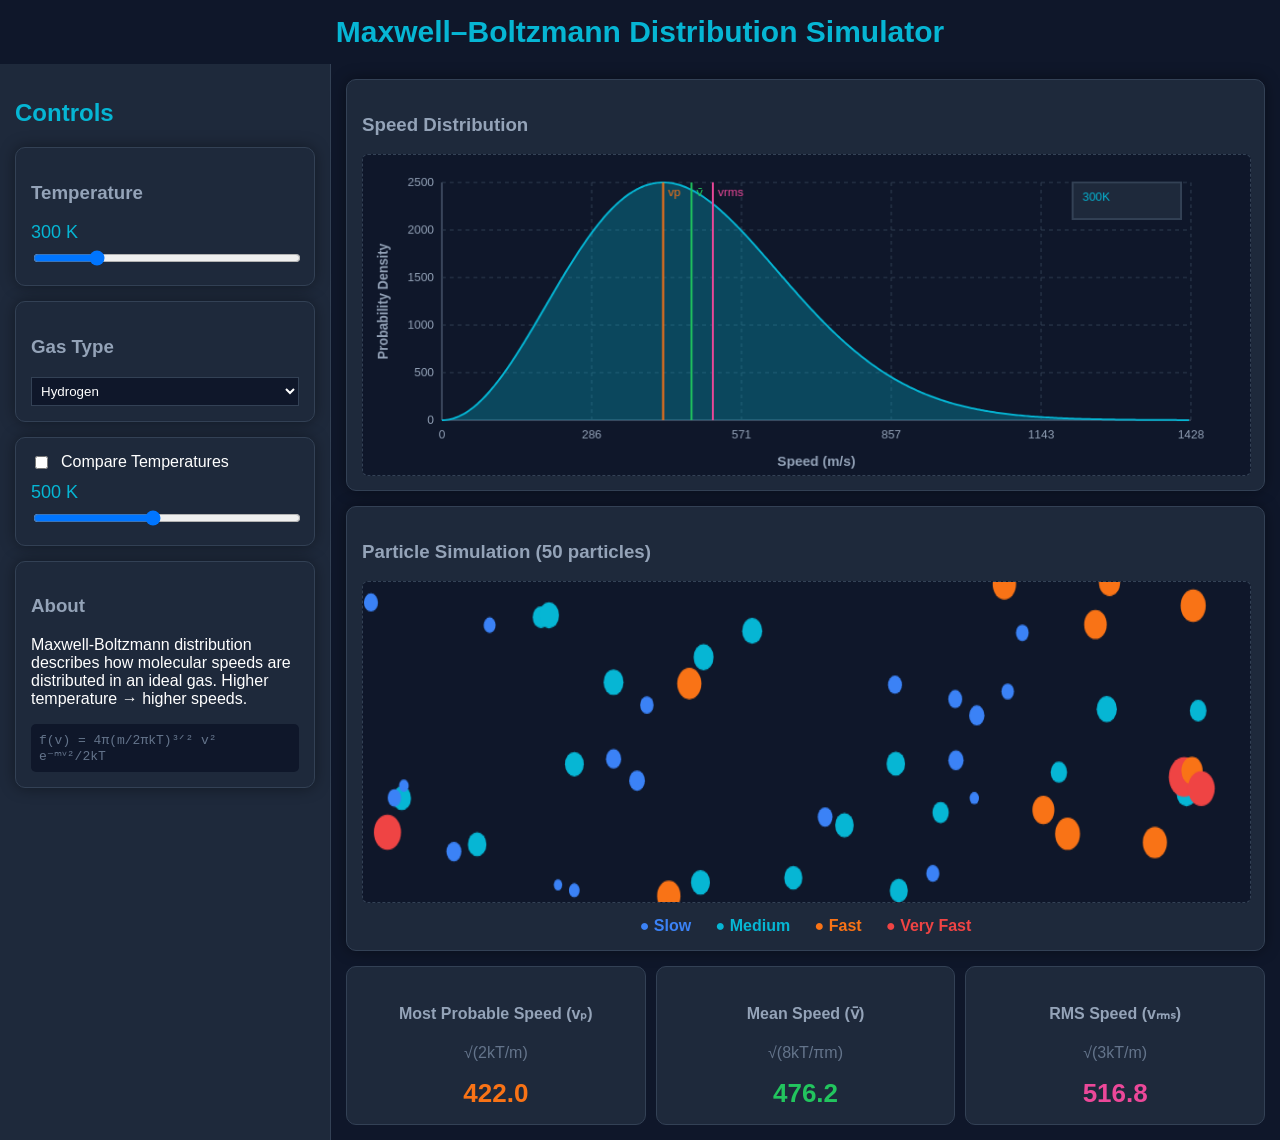
<file: index.html>
<!DOCTYPE html>
<html>
<head>
    <title>Maxwell-Boltzmann Simulator</title>
    <link rel="stylesheet" href="style.css">
</head>
<body>

<h1 class="main-title">Maxwell–Boltzmann Distribution Simulator</h1>

<div class="container">

    <!-- LEFT PANEL -->
    <div class="sidebar">

        <h2 class="section-title">Controls</h2>

        <!-- Temperature -->
        <div class="card">
            <h3>Temperature</h3>
            <p class="value"><span id="tempVal">300</span> K</p>
            <input type="range" id="tempSlider" min="100" max="1000" value="300">
        </div>

        <!-- Gas -->
        <div class="card">
            <h3>Gas Type</h3>
            <select id="gasSelect"></select>
        </div>

        <!-- Comparison -->
        <div class="card">
            <label class="toggle">
                <input type="checkbox" id="compareToggle">
                Compare Temperatures
            </label>

            <div id="compareBox" class="compare-box">
                <p class="value"><span id="compVal">500</span> K</p>
                <input type="range" id="compSlider" min="100" max="1000" value="500">
            </div>
        </div>

        <!-- About -->
        <div class="card">
            <h3>About</h3>
            <p>
                Maxwell-Boltzmann distribution describes how molecular speeds are distributed in an ideal gas.
                Higher temperature → higher speeds.
            </p>

            <div class="formula">
                f(v) = 4π(m/2πkT)³ᐟ² v² e⁻ᵐᵛ²/2kT
            </div>
        </div>

    </div>

    <!-- RIGHT PANEL -->
    <div class="main">

        <!-- Graph -->
        <div class="card graph-card">
            <h3>Speed Distribution</h3>
            <canvas id="graph"></canvas>
        </div>

        <!-- Particles -->
        <div class="card">
            <h3>Particle Simulation (50 particles)</h3>
            <canvas id="particles"></canvas>

            <div class="legend center">
                <span class="slow">● Slow</span>
                <span class="medium">● Medium</span>
                <span class="fast">● Fast</span>
                <span class="vfast">● Very Fast</span>
            </div>
        </div>

        <!-- Stats -->
        <div class="stats">
            <div class="stat">
                <h4>Most Probable Speed (vₚ)</h4>
                <p>√(2kT/m)</p>
                <span id="vp" class="orange"></span>
            </div>

            <div class="stat">
                <h4>Mean Speed (v̄)</h4>
                <p>√(8kT/πm)</p>
                <span id="vavg" class="green"></span>
            </div>

            <div class="stat">
                <h4>RMS Speed (vᵣₘₛ)</h4>
                <p>√(3kT/m)</p>
                <span id="vrms" class="pink"></span>
            </div>
        </div>

    </div>

</div>

<script src="script.js"></script>
</body>
</html>
</file>
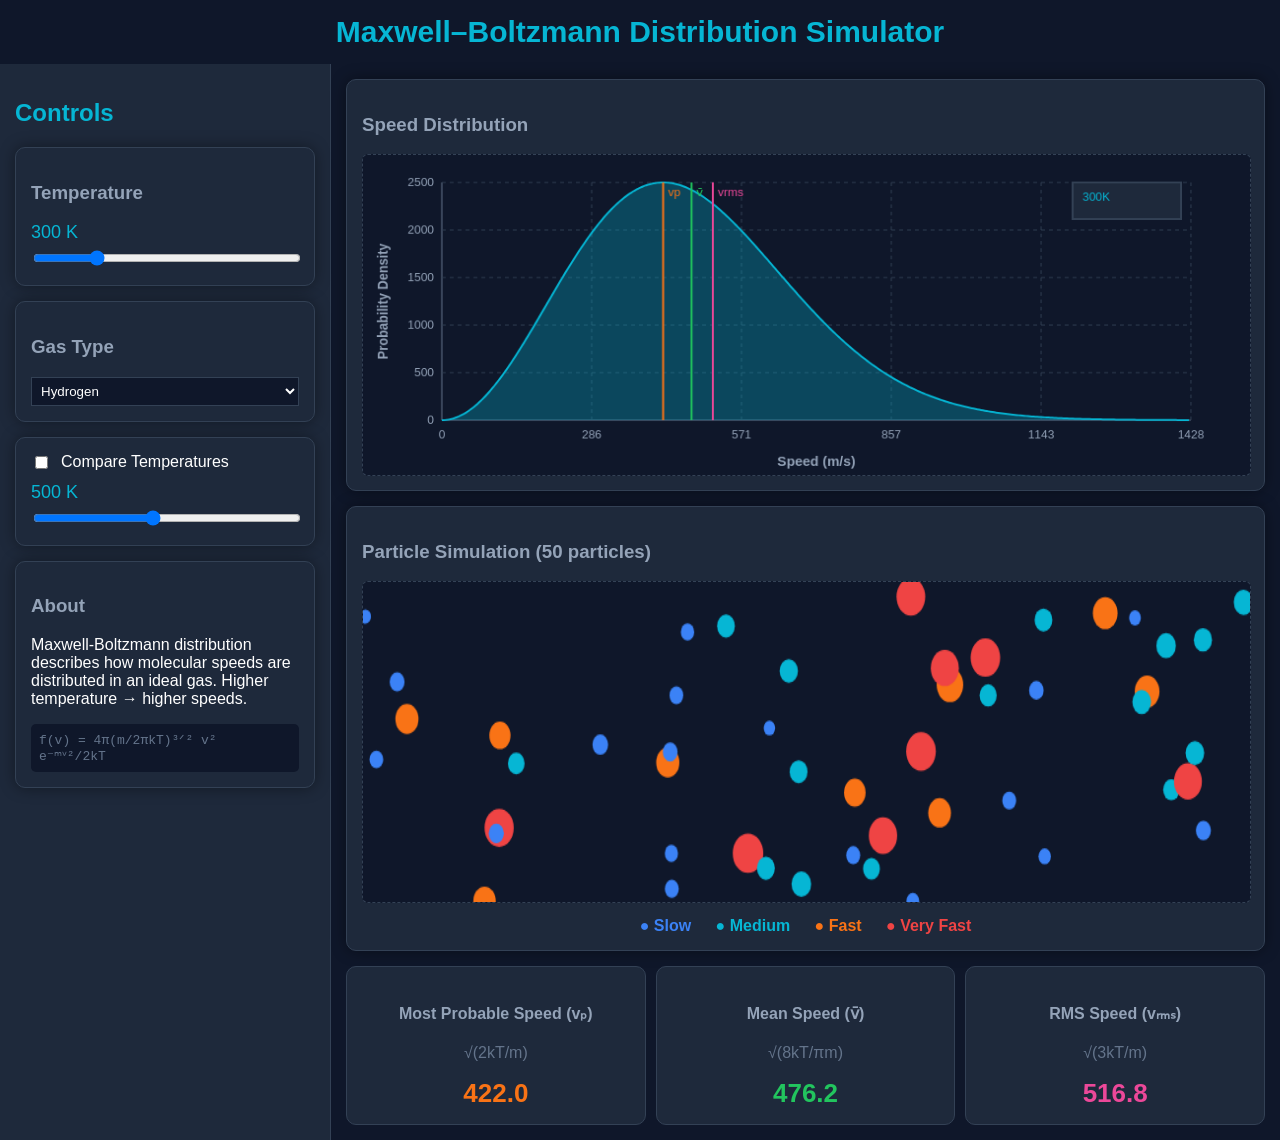
<file: docs/index.html>
<!DOCTYPE html>
<html>
<head>
    <title>Maxwell-Boltzmann Simulator</title>
    <link rel="stylesheet" href="style.css">
</head>
<body>

<h1 class="main-title">Maxwell–Boltzmann Distribution Simulator</h1>

<div class="container">

    <!-- LEFT PANEL -->
    <div class="sidebar">

        <h2 class="section-title">Controls</h2>

        <!-- Temperature -->
        <div class="card">
            <h3>Temperature</h3>
            <p class="value"><span id="tempVal">300</span> K</p>
            <input type="range" id="tempSlider" min="100" max="1000" value="300">
        </div>

        <!-- Gas -->
        <div class="card">
            <h3>Gas Type</h3>
            <select id="gasSelect"></select>
        </div>

        <!-- Comparison -->
        <div class="card">
            <label class="toggle">
                <input type="checkbox" id="compareToggle">
                Compare Temperatures
            </label>

            <div id="compareBox" class="compare-box">
                <p class="value"><span id="compVal">500</span> K</p>
                <input type="range" id="compSlider" min="100" max="1000" value="500">
            </div>
        </div>

        <!-- About -->
        <div class="card">
            <h3>About</h3>
            <p>
                Maxwell-Boltzmann distribution describes how molecular speeds are distributed in an ideal gas.
                Higher temperature → higher speeds.
            </p>

            <div class="formula">
                f(v) = 4π(m/2πkT)³ᐟ² v² e⁻ᵐᵛ²/2kT
            </div>
        </div>

    </div>

    <!-- RIGHT PANEL -->
    <div class="main">

        <!-- Graph -->
        <div class="card graph-card">
            <h3>Speed Distribution</h3>
            <canvas id="graph"></canvas>
        </div>

        <!-- Particles -->
        <div class="card">
            <h3>Particle Simulation (50 particles)</h3>
            <canvas id="particles"></canvas>

            <div class="legend center">
                <span class="slow">● Slow</span>
                <span class="medium">● Medium</span>
                <span class="fast">● Fast</span>
                <span class="vfast">● Very Fast</span>
            </div>
        </div>

        <!-- Stats -->
        <div class="stats">
            <div class="stat">
                <h4>Most Probable Speed (vₚ)</h4>
                <p>√(2kT/m)</p>
                <span id="vp" class="orange"></span>
            </div>

            <div class="stat">
                <h4>Mean Speed (v̄)</h4>
                <p>√(8kT/πm)</p>
                <span id="vavg" class="green"></span>
            </div>

            <div class="stat">
                <h4>RMS Speed (vᵣₘₛ)</h4>
                <p>√(3kT/m)</p>
                <span id="vrms" class="pink"></span>
            </div>
        </div>

    </div>

</div>

<script src="script.js"></script>
</body>
</html>
</file>
<file: style.css>
body {
    margin: 0;
    background: #0f172a;
    color: white;
    font-family: "Segoe UI", Arial;
}

/* TITLE */
.main-title {
    text-align: center;
    font-size: 30px;
    color: #06b6d4;
    margin: 15px 0;
}

/* LAYOUT */
.container {
    display: flex;
}

/* SIDEBAR */
.sidebar {
    width: 300px;
    background: #1e293b;
    padding: 15px;
    border-right: 1px solid #334155;
}

.section-title {
    color: #06b6d4;
}

/* MAIN */
.main {
    flex: 1;
    padding: 15px;
}

/* CARD */
.card {
    background: #1e293b;
    padding: 15px;
    margin-bottom: 15px;
    border-radius: 10px;
    border: 1px solid #334155;
    box-shadow: 0 0 15px rgba(0,0,0,0.4);
}

/* GRAPH CARD */
.graph-card {
    height: 380px;
}

/* CANVAS */
canvas {
    width: 100%;
    height: 320px;
    background: #0f172a;
    border: 1px dashed #334155;
    border-radius: 6px;
}

/* TEXT */
h3 {
    color: #94a3b8;
}

.value {
    font-size: 18px;
    color: #06b6d4;
    margin: 5px 0;
}

/* SLIDER */
input[type=range] {
    width: 100%;
}

/* SELECT */
select {
    width: 100%;
    padding: 5px;
    background: #0f172a;
    color: white;
    border: 1px solid #334155;
}

/* TOGGLE */
.toggle {
    display: flex;
    align-items: center;
    gap: 10px;
    cursor: pointer;
}

.compare-box {
    margin-top: 10px;
}

/* FORMULA */
.formula {
    margin-top: 10px;
    background: #0f172a;
    padding: 8px;
    font-family: monospace;
    color: #64748b;
    border-radius: 5px;
}

/* STATS */
.stats {
    display: flex;
    gap: 10px;
}

.stat {
    flex: 1;
    text-align: center;
    padding: 15px;
    background: #1e293b;
    border-radius: 10px;
    border: 1px solid #334155;
}

.stat h4 {
    color: #94a3b8;
}

.stat p {
    color: #64748b;
}

.stat span {
    font-size: 26px;
    font-weight: bold;
}

/* COLORS */
.orange { color: #f97316; }
.green { color: #22c55e; }
.pink { color: #ec4899; }

/* LEGEND */
.legend.center {
    text-align: center;
    margin-top: 10px;
}

.legend span {
    margin: 0 10px;
    font-weight: bold;
}

/* PARTICLE COLORS */
.slow { color: #3b82f6; }
.medium { color: #06b6d4; }
.fast { color: #f97316; }
.vfast { color: #ef4444; }
</file>
<file: docs/style.css>
body {
    margin: 0;
    background: #0f172a;
    color: white;
    font-family: "Segoe UI", Arial;
}

/* TITLE */
.main-title {
    text-align: center;
    font-size: 30px;
    color: #06b6d4;
    margin: 15px 0;
}

/* LAYOUT */
.container {
    display: flex;
}

/* SIDEBAR */
.sidebar {
    width: 300px;
    background: #1e293b;
    padding: 15px;
    border-right: 1px solid #334155;
}

.section-title {
    color: #06b6d4;
}

/* MAIN */
.main {
    flex: 1;
    padding: 15px;
}

/* CARD */
.card {
    background: #1e293b;
    padding: 15px;
    margin-bottom: 15px;
    border-radius: 10px;
    border: 1px solid #334155;
    box-shadow: 0 0 15px rgba(0,0,0,0.4);
}

/* GRAPH CARD */
.graph-card {
    height: 380px;
}

/* CANVAS */
canvas {
    width: 100%;
    height: 320px;
    background: #0f172a;
    border: 1px dashed #334155;
    border-radius: 6px;
}

/* TEXT */
h3 {
    color: #94a3b8;
}

.value {
    font-size: 18px;
    color: #06b6d4;
    margin: 5px 0;
}

/* SLIDER */
input[type=range] {
    width: 100%;
}

/* SELECT */
select {
    width: 100%;
    padding: 5px;
    background: #0f172a;
    color: white;
    border: 1px solid #334155;
}

/* TOGGLE */
.toggle {
    display: flex;
    align-items: center;
    gap: 10px;
    cursor: pointer;
}

.compare-box {
    margin-top: 10px;
}

/* FORMULA */
.formula {
    margin-top: 10px;
    background: #0f172a;
    padding: 8px;
    font-family: monospace;
    color: #64748b;
    border-radius: 5px;
}

/* STATS */
.stats {
    display: flex;
    gap: 10px;
}

.stat {
    flex: 1;
    text-align: center;
    padding: 15px;
    background: #1e293b;
    border-radius: 10px;
    border: 1px solid #334155;
}

.stat h4 {
    color: #94a3b8;
}

.stat p {
    color: #64748b;
}

.stat span {
    font-size: 26px;
    font-weight: bold;
}

/* COLORS */
.orange { color: #f97316; }
.green { color: #22c55e; }
.pink { color: #ec4899; }

/* LEGEND */
.legend.center {
    text-align: center;
    margin-top: 10px;
}

.legend span {
    margin: 0 10px;
    font-weight: bold;
}

/* PARTICLE COLORS */
.slow { color: #3b82f6; }
.medium { color: #06b6d4; }
.fast { color: #f97316; }
.vfast { color: #ef4444; }
</file>
